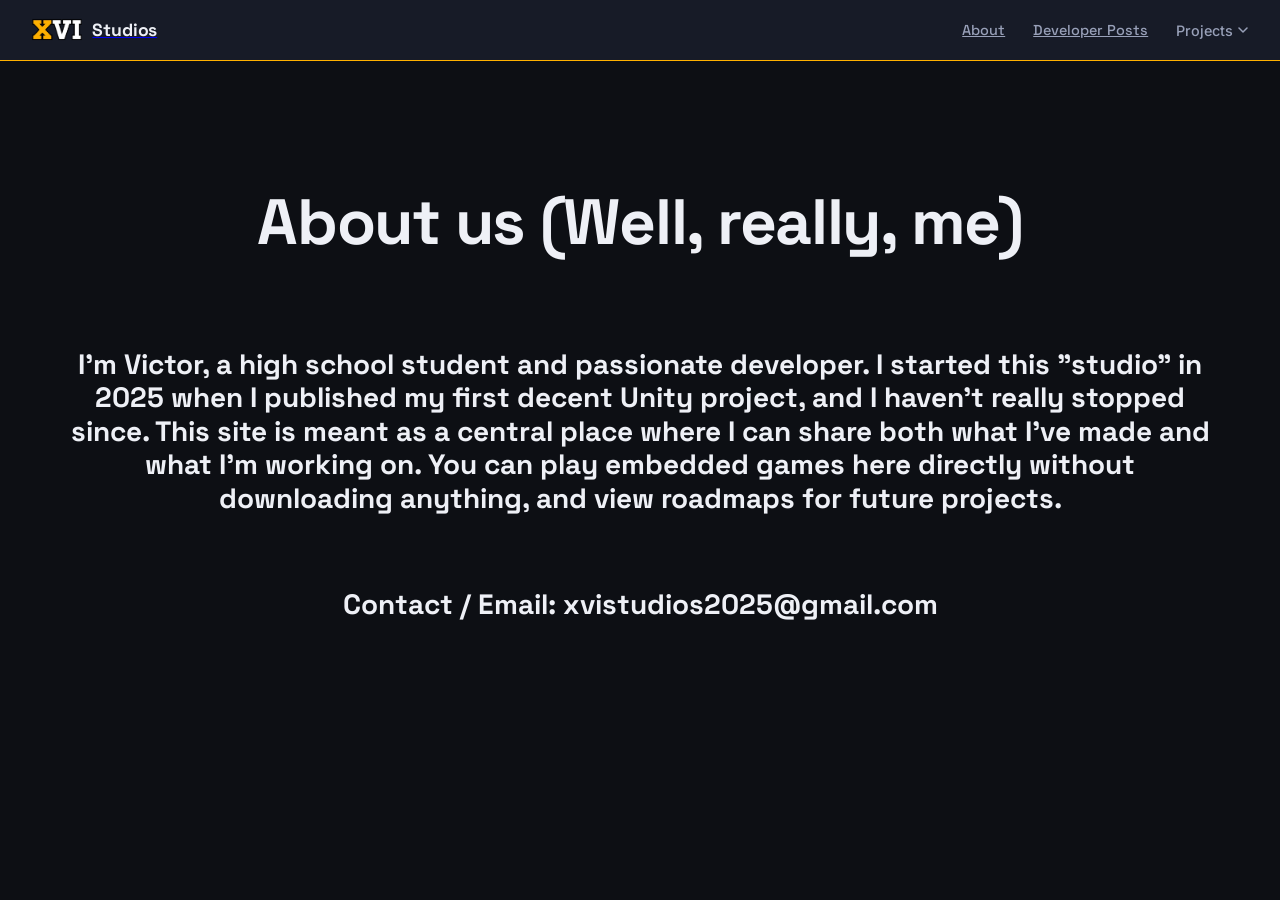
<file: about.html>
<!DOCTYPE html>
<html lang="en">
  <head>
    <meta charset="UTF-8"/>
    <meta name="viewport" content="width=device-width, initial-scale=1.0" />
    <title>FRCTeach</title>
    <link rel="preconnect" href="https://fonts.googleapis.com" />
    <link rel="preconnect" href="https://fonts.gstatic.com" crossorigin />

    <link href="https://fonts.googleapis.com/css2?family=Inter:wght@400;500;600;700&family=Space+Grotesk:wght@600;700&display=swap" rel="stylesheet" />
    <link rel="stylesheet" href="style.css"/>
  </head>
  <body style="background-color: var(--color-bg)">
    <div id="header"></div>
    <main class="page-content">
      <div class = "container-invisible">
        <h1>About us (Well, really, me)</h1>
       <h3>I'm Victor, a high school student and passionate developer. I started this "studio" in 2025 when I published my first decent Unity project, and I haven't really stopped since. This site is meant as a central place where I can share both what I've made and what I'm working on. You can play embedded games here directly without downloading anything, and view roadmaps for future projects.</h3>
       <h3>Contact / Email: xvistudios2025@gmail.com</h3>
        </div>



    </main>

    <script src="main.js"></script>
  </body>
</html>
</file>
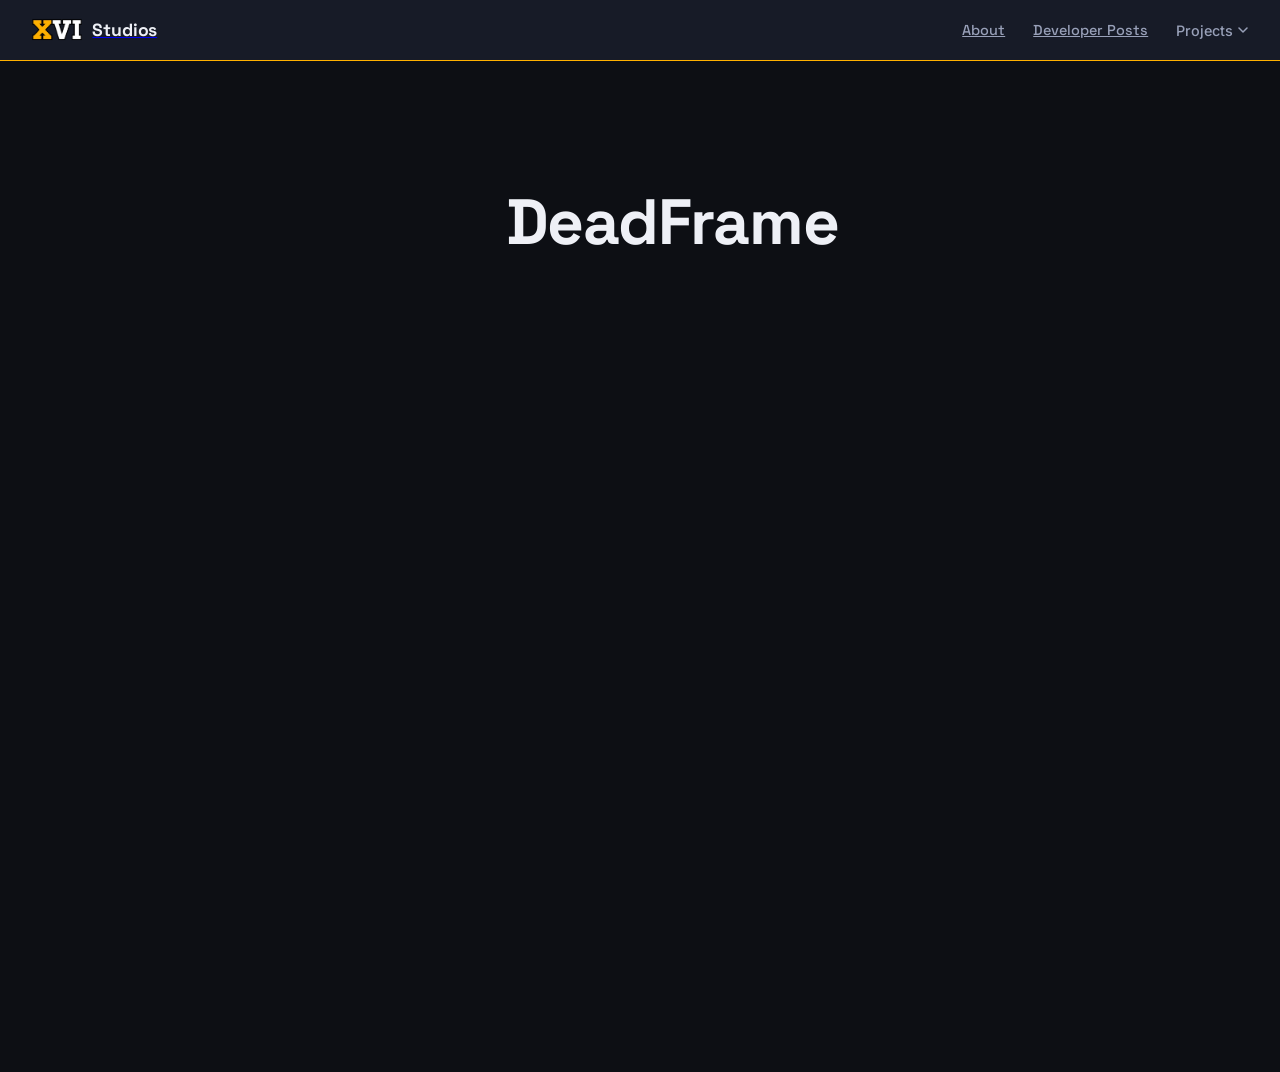
<file: deadframe.html>
<!DOCTYPE html>
<html lang="en">
  <head>
    <meta charset="UTF-8"/>
    <meta name="viewport" content="width=device-width, initial-scale=1.0" />
    <title>DeadFrame | XVI Studios</title>
    <link rel="preconnect" href="https://fonts.googleapis.com" />
    <link rel="preconnect" href="https://fonts.gstatic.com" crossorigin />

    <link href="https://fonts.googleapis.com/css2?family=Inter:wght@400;500;600;700&family=Space+Grotesk:wght@600;700&display=swap" rel="stylesheet" />
    <link rel="stylesheet" href="style.css"/>
  </head>
  <body style="background-color: var(--color-bg)">
    <div id="header"></div>

    <div class="container-invisible">
      <main class="page-content" style="display:flex; flex-direction:column; align-items:center;">
        <h1 style="float:none; width:auto;">DeadFrame</h1>
        <iframe frameborder="0" src="https://itch.io/embed-upload/17650220?color=333333" allowfullscreen="" width="980" height="640" style="max-width:100%;"><a href="https://xvi-studios.itch.io/deadframe">Play DeadFrame on itch.io</a></iframe>
      </main>
    </div>

    <script src="main.js"></script>
  </body>
</html>
</file>
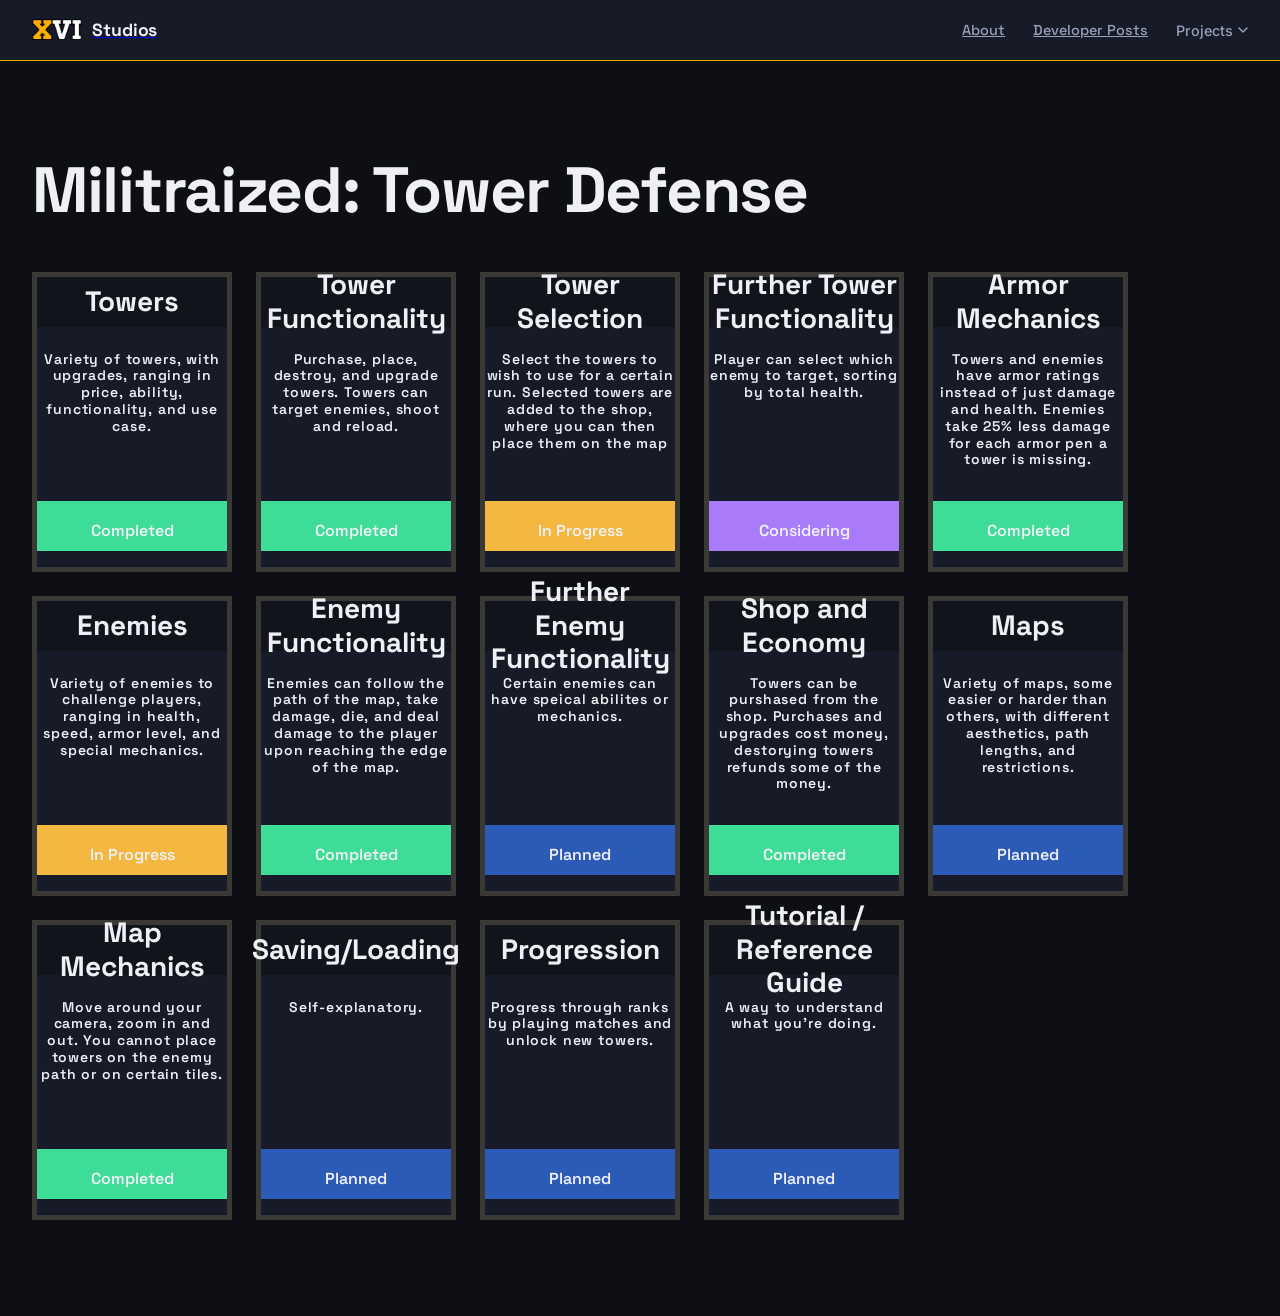
<file: militarizedtds.html>
<!DOCTYPE html>
<html lang="en">
  <head>
    <meta charset="UTF-8"/>
    <meta name="viewport" content="width=device-width, initial-scale=1.0" />
    <title>FRCTeach</title>
    <link rel="preconnect" href="https://fonts.googleapis.com" />
    <link rel="preconnect" href="https://fonts.gstatic.com" crossorigin />

    <link href="https://fonts.googleapis.com/css2?family=Inter:wght@400;500;600;700&family=Space+Grotesk:wght@600;700&display=swap" rel="stylesheet" />
    <link rel="stylesheet" href="style.css"/>
  </head>
  <body style="background-color: var(--color-bg)">
    <div id="header"></div>
    <main class="page-content">
      <h1>Militraized: Tower Defense</h1>
      <div id="roadmap" class = "roadmap"></div>
      <title>Towers</title>
      
    </main>
    <script src="roadmap.js"></script>
    <script src="main.js"></script>
  </body>
</html>
</file>
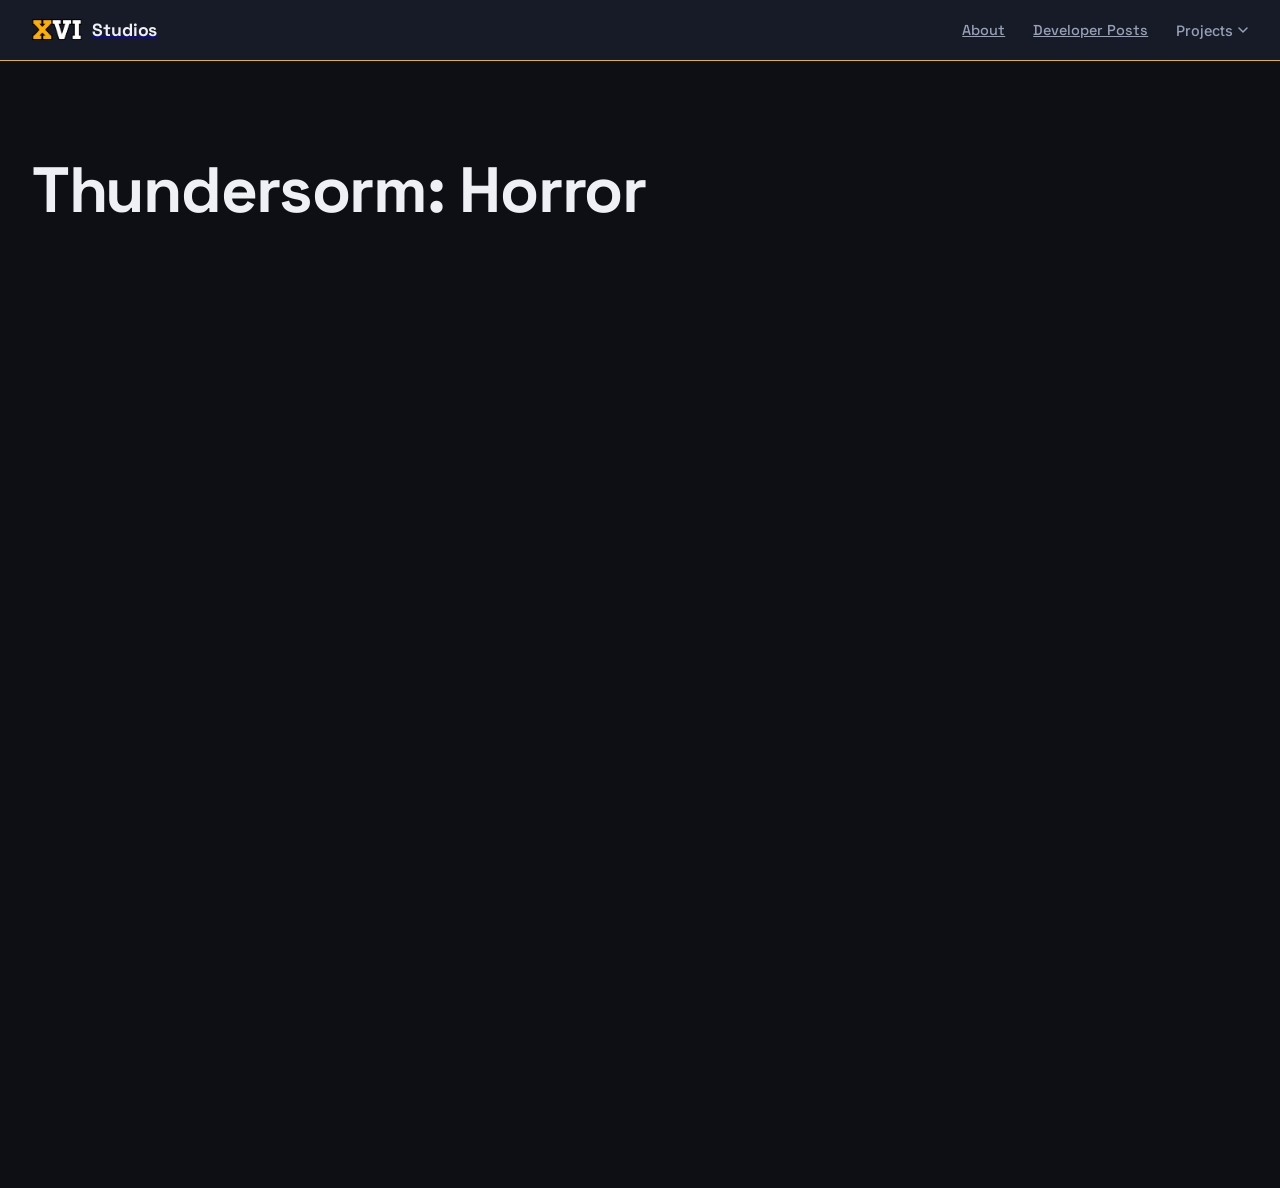
<file: thunderstormhorror.html>
<!DOCTYPE html>
<html lang="en">
  <head>
    <meta charset="UTF-8"/>
    <meta name="viewport" content="width=device-width, initial-scale=1.0" />
    <title>FRCTeach</title>
    <link rel="preconnect" href="https://fonts.googleapis.com" />
    <link rel="preconnect" href="https://fonts.gstatic.com" crossorigin />

    <link href="https://fonts.googleapis.com/css2?family=Inter:wght@400;500;600;700&family=Space+Grotesk:wght@600;700&display=swap" rel="stylesheet" />
    <link rel="stylesheet" href="style.css"/>
  </head>
  <body style="background-color: var(--color-bg)">
    <div id="header"></div>
    <main class="page-content">
    <h1>Thundersorm: Horror</h1>
      <iframe frameborder="0" src="https://itch.io/embed-upload/18653358?color=333333" allowfullscreen="" width="1600" height="820"><a href="https://xvi-studios.itch.io/thunderstorm">Play Thunderstorm v1.1 : Horror Experience on itch.io</a></iframe>
    </main>
    <script src="main.js"></script>
  </body>
</html>
</file>
<file: style.css>
:root {
  --font-body:    "Inter", system-ui, sans-serif;
  --font-display: "Space Grotesk", system-ui, sans-serif;
  --color-bg:        #0d0f14;
  --color-header:    #11141a;
  --color-surface:   #171b27;
  --color-border:    #FFB000;
  --color-border-dull:    #3b3935;

  --color-primary:   #FFB000; 
  --color-on-primary:#14110a;  
  --color-accent:    #5B7CFA; 

  --color-roadmap-accent:    #044b11; 
  --color-pinned-accent:    #850b0b; 

  --color-text:      #eef0f6;
  --color-muted:     #98a0b8;
  --color-itchio: #fa5c5c;
  --color-discord: #5865F2;

--color-status-progress:      #F4B73F; 
--color-status-done:          #3DDC97;  
--color-status-planned:       #2b5bb6;  
--color-status-considering: #A87BFA; 
}
html {
    margin: 10 rem;
    padding: 0;
    font-size: 16px;
    -webkit-font-smoothing: antialiased;
    max-width: 100%;
    overflow-x: hidden;
}
body {
    font-family: var(--font-body);
    background-color: var(--color-bg);
    color: var(--color-text);
    max-width: 100%;
    overflow-x: hidden !important;
    display: flex;
    flex-direction: column;
    margin: 0;
    padding: 0;
    width: 100%;
}

.container-invisible
{
  display: flex;
  flex-direction: column;
  align-items: center;
  margin: 10 auto;
  padding: 2rem 2rem 2rem;
  gap: 1rem;
  width: 100%;
  overflow-x: hidden !important;
}
.container
{
  box-sizing: border-box;
  width: min(1100px, calc(100% - 2rem));
  background: var(--color-on-primary);
  border: 4px solid var(--color-border);
  border-radius: 12px;
  display: flex;
  flex-direction: column;
  align-items: center;
  align-self: center;
  margin: 10 auto;
  padding: 2rem 2rem 2rem;
  gap: 1rem;
  width: 90%;
  overflow-x: hidden !important;
}
.stack{
  display: flex;
  flex-direction: column;
  gap: 15rem;
}
h1, h2, h3, h4, h5, h6 {
  text-align: center;
  text-transform: none;
  font-family:  var(--font-display);
  line-height:  1.2;
  font-weight:  700;
  color:        var(--color-text);
}

h1 { font-size: clamp(3rem, 5vw, 4rem); letter-spacing: -0.02em; }
h2 { font-size: clamp(1.4rem, 2.5vw, 2rem); letter-spacing: -0.01em; margin-top: 2.5rem; }
h3 { font-size: clamp(1.25rem, 2.2vw, 1.75rem); }
h4 { font-size: 1rem; font-weight: 600; margin-top: 2rem; }
h5 {font-size: 0.875rem;font-weight: 600;letter-spacing: 0.06em;margin-top: 1.5rem;}
h6 {font-size: 0.75rem;font-weight: 600;letter-spacing: 0.08em;color: var(--color-muted);margin-top: 1.5rem;}

p  { max-width: 68ch; margin-top: 0.75rem; }

.page-content { padding: 0; }

.banner {
    width: 100%;
}

.banner img {
    mask-image: linear-gradient(to bottom, #000 200%, transparent 100%);
    -webkit-mask-image: linear-gradient(to bottom, #000 2.5vw, transparent 100%);
    display: block;
    width: 100%;
    height: auto;
}
.logo {
  width:  38px;
  height: 38px;
  flex-shrink: 0;
}
.topbar {
  position:         sticky;
  top:              0;
  z-index:          100;
  display:          flex;
  align-items:      center;
  justify-content:  space-between;
  padding:          0 2rem;
  height:           60px;
  background:       var(--color-surface);
  border-bottom:    1px solid var(--color-border);
  backdrop-filter:  blur(8px);
}
.topbar-wordmark {
  font-family:    var(--font-display);
  font-size:      1.1rem;
  font-weight:    700;
  letter-spacing: -0.01em;
  color:          var(--color-text);
}
.topbar-logo {
  display:     flex;
  align-items: center;
  gap:         0.65rem;
}

.topbar-nav {
  display:    flex;
  align-items: center;
  gap:        1.75rem;
}

.nav-link {
  font-family: var(--font-display);
  font-size:   0.9rem;
  font-weight: 500;
  color:       var(--color-muted);
  transition:  color 0.15s ease;
}

.nav-link:hover {
  color: var(--color-text);
}

.dropdown {
  position: relative;
}

.dropdown-trigger {
  display:     flex;
  align-items: center;
  gap:         0.3rem;
  font-family: var(--font-body);
  font-size:   0.9rem;
  font-weight: 500;
  color:       var(--color-muted);
  background:  none;
  border:      none;
  cursor:      pointer;
  padding:     0;
  transition:  color 0.15s ease;
}

.dropdown-trigger:hover,
.dropdown.open .dropdown-trigger {
  color: var(--color-text);
}

.dropdown-chevron {
  width:      10px;
  height:     10px;
  transition: transform 0.2s ease;
}

.dropdown.open .dropdown-chevron {
  transform: rotate(180deg);
}

.dropdown-panel {
  position:      absolute;
  top:           calc(100% + 10px);
  right:         0;
  left:          auto;
  min-width:     200px;
  font-family: var(--font-body);
  background:    var(--color-surface);
  border:        1px solid var(--color-border);
  border-radius: var(--radius-md);
  padding:       0.4rem;
  box-shadow:    0 8px 24px rgba(0,0,0,0.4);
  opacity:       0;
  visibility:    hidden;
  transform:     translateY(-4px);
  transition:    opacity 0.15s ease, transform 0.15s ease, visibility 0.15s;
}

.dropdown.open .dropdown-panel {
  opacity:    1;
  visibility: visible;
  transform:  translateY(0);
}

.dropdown-group-label {
  display:        block;
  padding:        0.4rem 0.75rem 0.2rem;
  font-size:      0.7rem;
  font-weight:    600;
  letter-spacing: 0.08em;
  font-family: var(--font-body);
  text-transform: uppercase;
  color:          var(--color-muted);
}

.dropdown-item {
  display:       block;
  padding:       0.5rem 0.75rem;
  font-size:     0.875rem;
  font-weight:   500;
  font-family: var(--font-body);
  color:         var(--color-text);
  border-radius: var(--radius-sm);
  transition:    background 0.1s ease;
}

.dropdown-item:hover {
  background: var(--color-border);
}
.roadmap {
  display: flex;
  flex-direction: row;
  flex-wrap: wrap;
  align-items: stretch;
  font: var(--font-display);
  gap: 1.5rem;
  width: 100%;
}
.page-content {
  display: flex;
  flex-direction: row;
  flex-wrap: wrap;
  text-align: center;
  max-width: 1400px;
  margin:    0 auto;
  padding:   3rem 2rem 6rem;
}
.roadmap-box{
  display: flex;
  flex-direction: column;
  align-items: center;
  box-sizing: border-box;
  width: 200px;
  height: 300px;
  padding: 0px;
  border: 5px solid var(--color-border-dull);
  background-color: var(--color-surface);
}
.roadmap-box-title{
  display:flex;
  justify-content: center;
  align-items: center;
  text-align: center;
  box-sizing: border-box;
  
  width: 100%;
  height: 50px;
  padding: 0px;
  margin:  0px;
  background-color: var(--color-header);
}
.roadmap-status{
  display:flex;
  justify-content: center;
  align-items: center;
  width: 100%;
  height: 50px;
  padding: 0px;
  margin: auto 0 1rem;
  box-sizing: border-box;
  color: var(--color-on-primary);
  font-weight: 600;
}
.roadmap-status--completed  { background-color: var(--color-status-done); }
.roadmap-status--progress   { background-color: var(--color-status-progress); }
.roadmap-status--planned { background-color: var(--color-status-planned); }
.roadmap-status--considering   { background-color: var(--color-status-considering); }
.link-row {
  display: grid;
  grid-template-columns: repeat(auto-fit, minmax(300px, 400px));
  grid-auto-rows: 1fr;  
  justify-content: center;
  gap: 1rem;
  width: 100%;
}

.link-box {
  display: flex;
  align-items: center;
  gap: 1rem;
  min-height: 140px;
  padding: 1.25rem 1.5rem;
  box-sizing: border-box;
  border: 4px solid var(--color-border);
  border-radius: var(--radius-lg);
  text-decoration: none;
  color: inherit;
  overflow: hidden;   
  transition: transform 0.2s ease, border-color 0.2s ease, box-shadow 0.2s ease;
}

.link-box h3 {
  flex: 1;
  min-width: 0;
  margin: 0;
  text-align: left;
  font-size: clamp(1rem, 1.4vw, 1.25rem);
  line-height: 1.3;
}

.link-box img {
  width: 72px;
  height: 72px;
  margin-left: auto;
  flex-shrink: 0;
  object-fit: contain;
  transition: transform 0.25s ease;
}

.link-box:hover,
.link-box:focus-visible {
  transform: translateY(-4px);
  border-color: var(--color-primary);
  box-shadow: var(--shadow-glow);
  outline: none;
}
.link-box:hover img { transform: scale(1.08) rotate(-3deg); }
.link-box--thunderstorm  {background: linear-gradient(145deg, var(--color-pinned-accent), #710c0c); border-color: transparent }
.link-box--militarized  {background: linear-gradient(145deg, var(--color-roadmap-accent), #0e7921); border-color: transparent }
.link-box--itchio  {background: linear-gradient(145deg, var(--color-itchio), #c94444); border-color: transparent }
.link-box--discord  {background: linear-gradient(145deg, var(--color-discord), #4350d6); border-color: transparent }
.text-box{
  max-width: 800px;
  border-radius: 8px;
  display: flex;
  align-items: center;
  
}
.intro-text em {
  font-family: 'Chakra Petch', sans-serif;
  font-style: italic;
  font-weight: 1500;
  color: #f4b73f; /* optional gold accent */
}
</file>
